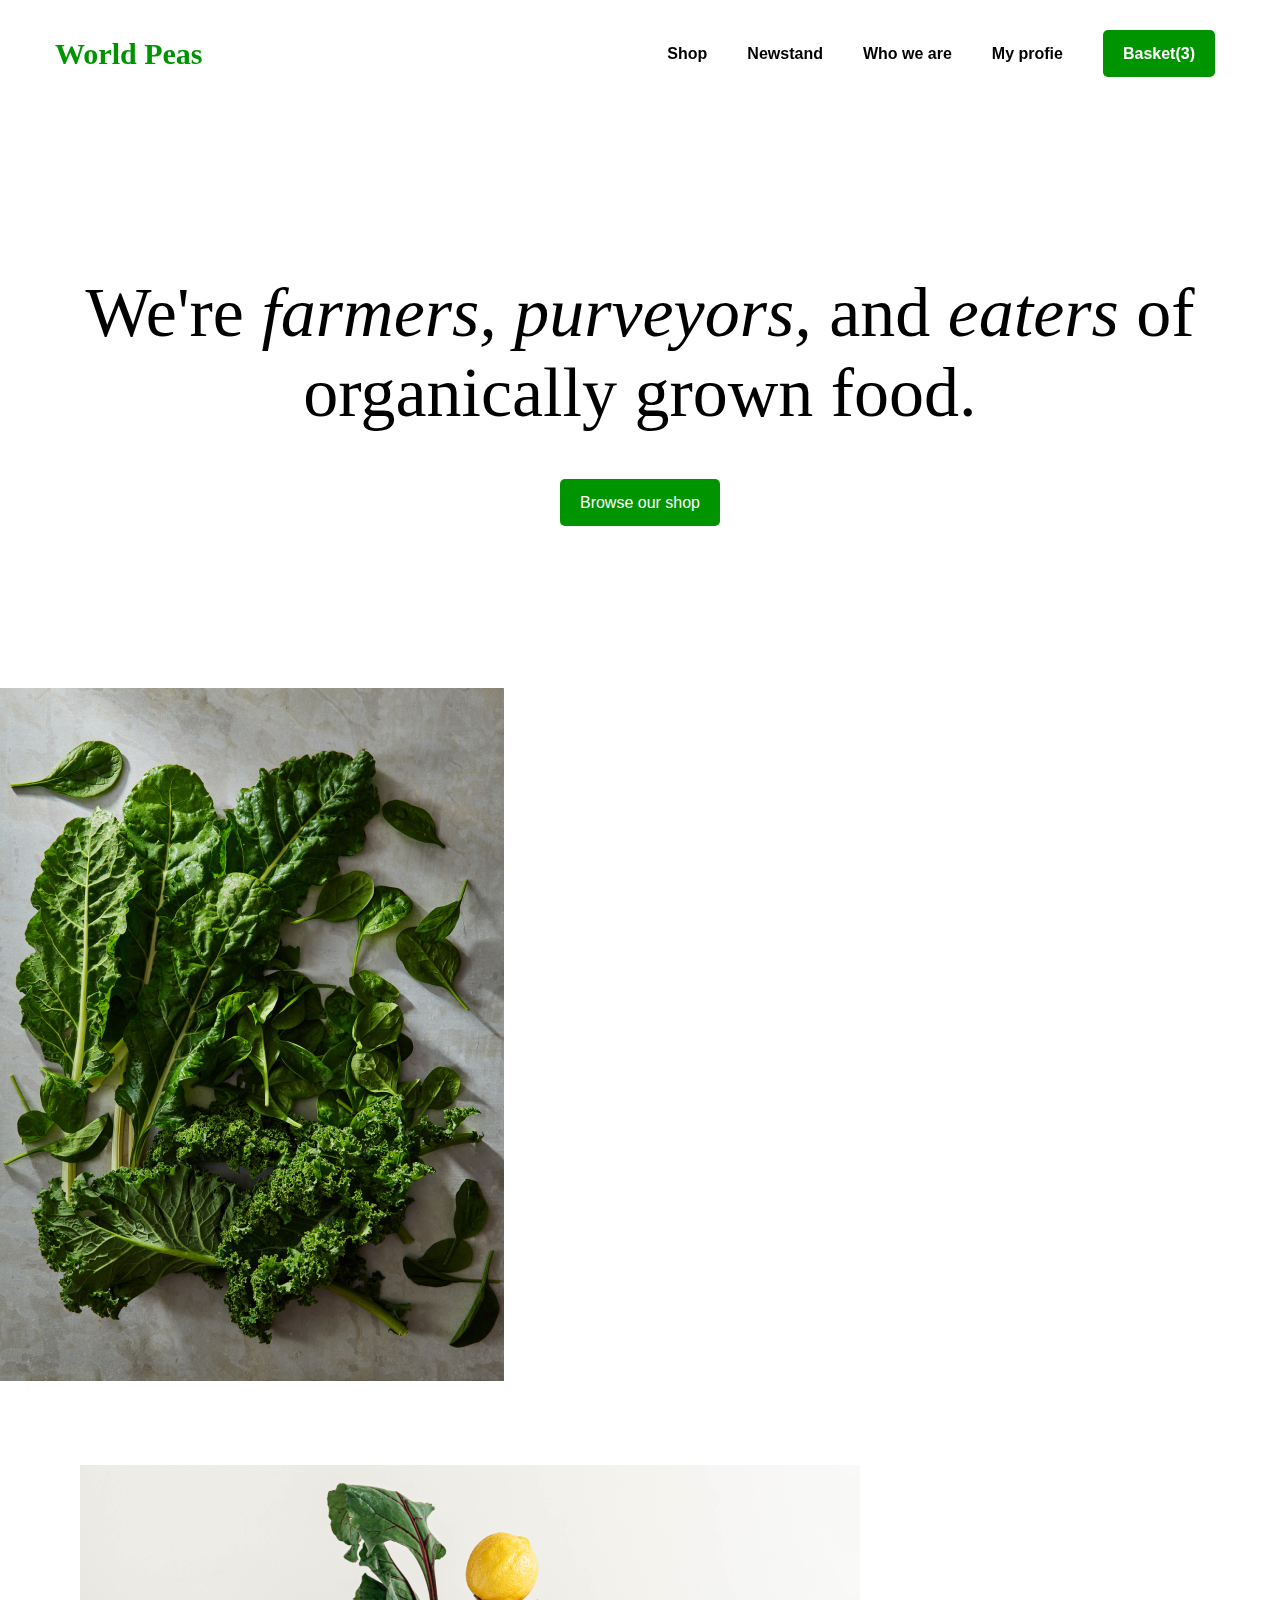
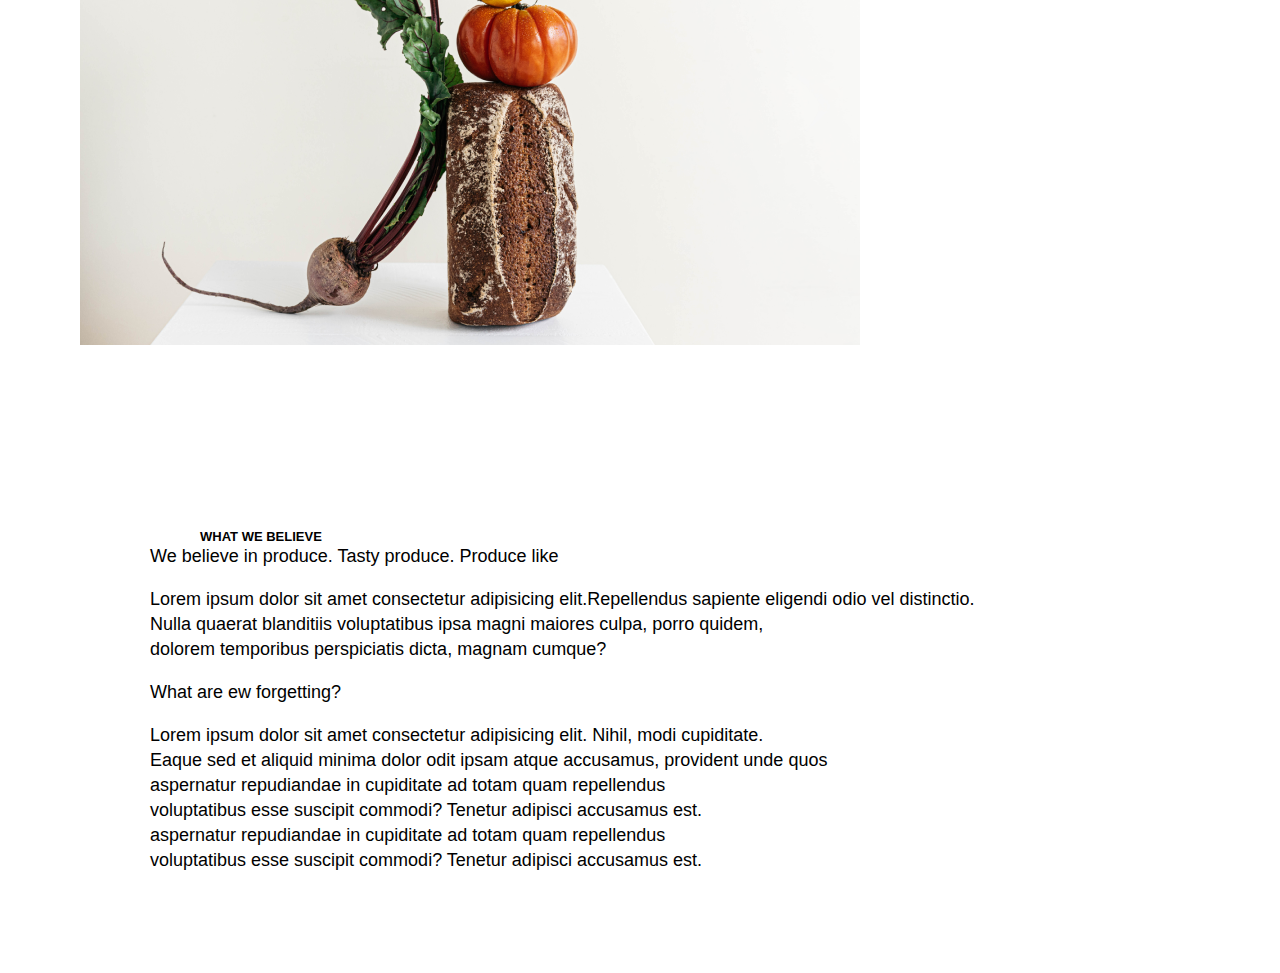
<file: index.html>
<!DOCTYPE html>
<html lang="en">
<head>
    <meta charset="UTF-8">
    <meta name="viewport" content="width=device-width, initial-scale=1.0">
    <title>World Peas</title>
    <link rel="stylesheet" href="./assets/styles/style.css">
    <link rel="stylesheet" href="./assets/styles/nav.css">
</head>

<body>
    <header>
        <div class="container">
            <div class="logo"><a href="#">World Peas</a></div>
        <nav>
            <label for="toggle"><img src="./assets/icon/menu.png" alt=""></label>
            <input type="checkbox">

            <ul>
                <li><a href="produce.html">Shop</a></li>
                <li><a href="#">Newstand</a></li>
                <li><a href="#">Who we are</a></li>
                <li><a href="index.html">My profie</a></li>
                <li><a class="btn-nav" href="basket.html">Basket(3)</a></li>
            </ul>
        </nav>
    </div>
    </header>
    <main>
        <section class="hero"> 
            <div class="container">

                <div class="info">
                    <h1>We're <i>farmers, purveyors, </i>and <i>eaters</i> of <br> organically grown food.</h1>

                    <a class="btn-shop" href="#">Browse our shop</a>
                </div>
            </div>
        </section>
        <section>

            <div class="images">
                <div class="image">
                    <img src="./assets/images/vg.webp" alt="">
                    <img class="pic" src="./assets/images/banger.webp" alt="">
                </div>
            </div>
        </section>

        <section>
            <div class="title">
                <h5>what we believe</h5>
            <div class="text">
                <h4>We believe in produce. Tasty produce. Produce like</h4>
                <br>
                <h4>Lorem ipsum dolor sit amet consectetur adipisicing elit.Repellendus sapiente eligendi odio vel distinctio. <br>
                     Nulla quaerat blanditiis voluptatibus ipsa magni maiores culpa, porro quidem, <br> dolorem temporibus perspiciatis dicta,
                      magnam cumque?</h4> <br>
                      <h4>What are ew forgetting?</h4> <br>
                      <h4>Lorem ipsum dolor sit amet consectetur adipisicing elit. Nihil, 
                        modi cupiditate. <br> Eaque sed et aliquid minima dolor odit ipsam atque accusamus, provident unde quos <br> aspernatur 
                        repudiandae in cupiditate ad totam quam repellendus <br> voluptatibus esse suscipit commodi? Tenetur adipisci accusamus est. <br>
                        aspernatur 
                        repudiandae in cupiditate ad totam quam repellendus <br> voluptatibus esse suscipit commodi? Tenetur adipisci accusamus est.</h4>
            </div>
        </div>
        </section>
    </main>    
    
</body>


</html>
</file>
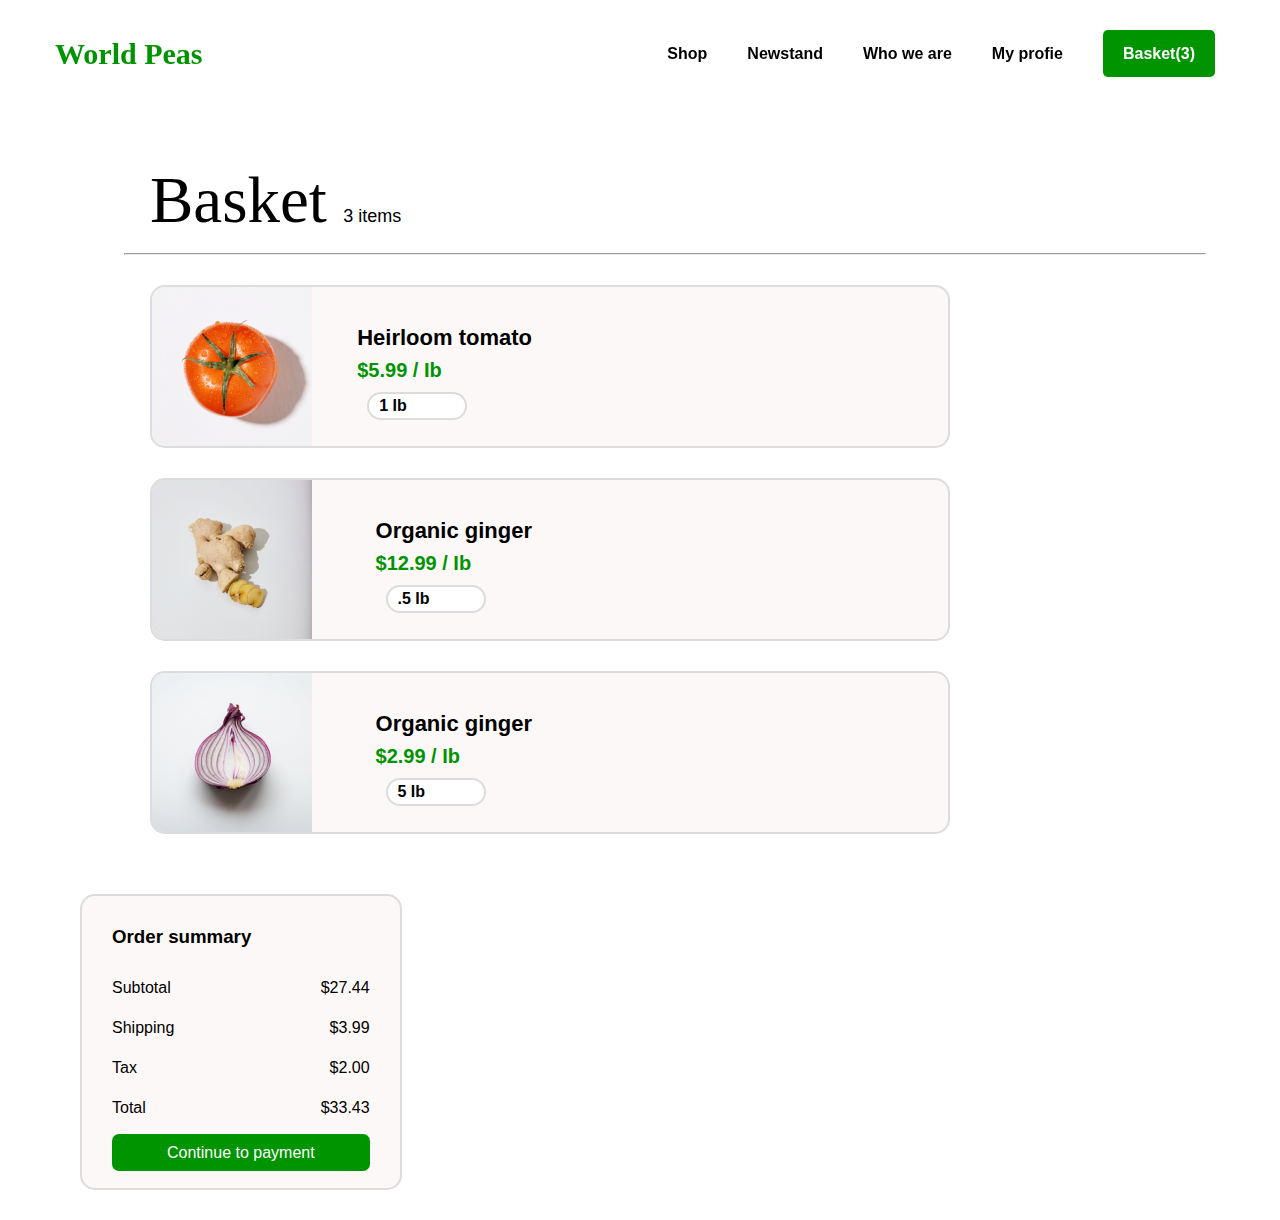
<file: basket.html>
<!DOCTYPE html>
<html lang="en">
<head>
    <meta charset="UTF-8">
    <meta name="viewport" content="width=device-width, initial-scale=1.0">
    <title>World Peas</title>
    <link rel="stylesheet" href="./assets/styles/style.css">
    <link rel="stylesheet" href="./assets/styles/nav.css">
</head>

<body>
    <header>
        <div class="container">
            <div class="logo"><a href="#">World Peas</a></div>
        <nav>
            <label for="toggle"><img src="./assets/icon/menu.png" alt=""></label>
            <input type="checkbox">
            <ul>
                <li><a href="produce.html">Shop</a></li>
                <li><a href="#">Newstand</a></li>
                <li><a href="#">Who we are</a></li>
                <li><a href="index.html">My profie</a></li>
                <li><a class="btn-nav" href="basket.html">Basket(3)</a></li>
            </ul>
        </nav>
    </div>
    </header>
    <main class="basket">
        <section>
            <div class="container">
                <div class="produce">
                    <h1>Basket <span>3 items</span></h1>
                </div>
            </div>
        </section>
        <hr>
        <section>
            <div class="item-container">
                <div class="item">
                    <img src="./assets/images/Tomato-2.webp">
                    <div class="item-content">
                        <h3>Heirloom tomato</h3>
                        <span>$5.99 / Ib</span>
                        <p>1 Ib</p>
                    </div>
                </div>
                <div class="item">
                    <img src="./assets/images/ginger-2.webp">
                    <div class="item-content">
                        <h3>Organic ginger</h3>
                        <span>$12.99 / Ib</span>
                        <p>.5 Ib</p>
                    </div>
                </div>
                <div class="item">
                    <img src="./assets/images/onion.webp">
                    <div class="item-content">
                        <h3>Organic ginger</h3>
                        <span>$2.99 / Ib</span>
                        <p>5 Ib</p>
                    </div>
                </div>
            </div>
            </section>
            <section>
                <div class="order">
                    <h3>Order summary</h3>
                    <div class="price">
                        <p>Subtotal</p>
                        <span>$27.44</span> 
                    </div>
                        <div class="price">
                        <p>Shipping</p>
                        <span>$3.99</span> 
                    </div>
                        <div class="price">
                        <p>Tax</p>
                        <span>$2.00</span>
                     </div>
                        <div class="price">
                        <p>Total</p>
                        <span>$33.43</span>
                    </div>
                    <a class="pay" href="#">Continue to payment</a>
                </div>
            </section>
    </main>
</body>
</html>
</file>
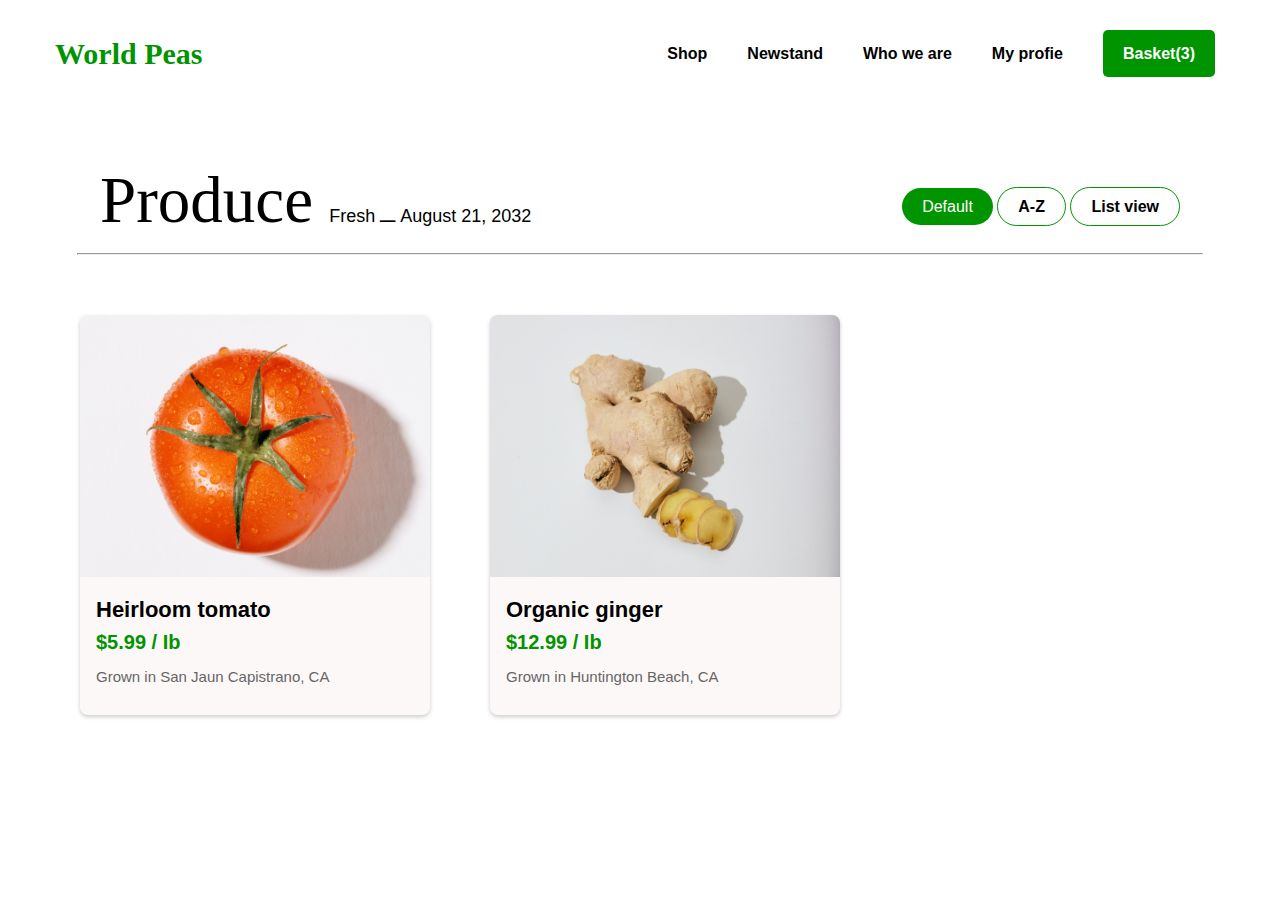
<file: produce.html>
<!DOCTYPE html>
<html lang="en">
<head>
    <meta charset="UTF-8">
    <meta name="viewport" content="width=device-width, initial-scale=1.0">
    <title>World Peas</title>
    <link rel="stylesheet" href="./assets/styles/style.css">
    <link rel="stylesheet" href="./assets/styles/nav.css">
</head>

<body>
    <header>
        <div class="container">
            <div class="logo"><a href="#">World Peas</a></div>
        <nav>
            <label for="toggle"><img src="./assets/icon/menu.png" alt=""></label>
            <input type="checkbox">
            <ul>
                <li><a href="produce.html">Shop</a></li>
                <li><a href="#">Newstand</a></li>
                <li><a href="#">Who we are</a></li>
                <li><a href="index.html">My profie</a></li>
                <li><a class="btn-nav" href="basket.html">Basket(3)</a></li>
            </ul>
        </nav>
    </div>
    </header>
    <main>
        <section>
            <div class="container">
                <div class="produce">
                    <h1>Produce <span>Fresh ـــ August 21, 2032</span></h1>
                </div>
                <div class="default">
                    <a class="btn-1" href="#">Default</a>
                    <a class="btn-2" href="#">A-Z</a>
                    <a class="btn-2" href="#">List view</a>
                </div>
            </div>
        </section>
        <hr>
        <section>
            <div class="card-container">
                <div class="card">
                    <img src="./assets/images/Tomato-1.webp">
                    <div class="card-content">
                        <h3>Heirloom tomato </h3>
                        <span>$5.99 / Ib</span>
                        <p>Grown in San Jaun Capistrano, CA</p>
                    </div>
                </div>
                <div class="card">
                    <img src="./assets/images/ginger-1.webp">
                    <div class="card-content">
                        <h3>Organic ginger</h3>

                        <span>$12.99 / Ib</span>

                        <p>Grown in Huntington Beach, CA</p>
                       
                    </div>
                </div>
                </div>
            </div>
        </section>
    </main>

</body>

</html>
</file>
<file: assets/styles/style.css>
*
{
    padding: 0%;
    margin: 0%;
    box-sizing: border-box;
}
body
{
    font-family: sans-serif;
}
:root
{
    --black:#000;
    --silver:rgb(245, 245, 245);
    --gray:gray;
    --green:rgb(0, 148, 0);
    --white:#fff;
}
.container
{
    padding: 15px 0px;
    margin: auto;
}
@media (max-width:768px)
{
    .container
    {
        width: 750px;
    }
}
@media (max-width:992px)
{
    .container
    {
        width: 970px;
    }
}
@media (max-width:1200px)
{
    .container
    {
        width: 1170px;
    }
}
a
{
    text-decoration: none;
}
ul
{
    list-style: none;
}
img
{
    max-width: 100%;
}

.hero .container
{
    display: flex;
    justify-content: center;
    align-items: center;
    text-align: center;
    margin-top: 150px;
}
.info h1
{
    font-size: 70px;
    font-weight: 400;
    font-family: 'Times New Roman', Times, serif;
}
.btn-shop
{
        padding: 15px 20px;
        background-color: var(--green);
        color: var(--white);
        border-radius: 5px;
        line-height: 140px;
}
.images
{
    display: flex;
    justify-content: center;
    margin-top: 100px;
}
.pic
{
    padding: 80px;
}
.title
{
    display: flex;
    flex-wrap: wrap;
    padding: 100px 150px;
}
.title h5
{
    text-transform: uppercase;
    padding: 0px 50px;
    font-weight: 900;
    font-size: 13px;
}
.text h4
{
    font-size: 18px;
    font-weight: 300;
    line-height: 25px;
}
.container
{
    display: flex;
    justify-content: space-between;
    flex-wrap: wrap;
    
}
.produce
{
    padding: 0px 100px;
    padding-top: 40px;
}

.default
{
    padding: 0px 100px;
    padding-top: 75px;
}
.produce h1 > span
{
    color: rgb(0, 0, 0);
    font-size: 18px;
    font-family: sans-serif;
}
.produce h1
{
    font-size: 65px;
    font-weight: 300;
    font-family: 'Times New Roman', Times, serif;
}
.btn-1
{
    padding: 10px 20px;
    background-color: var(--green);
    color: var(--white);
    border-radius: 30px;
}
.btn-2
{
    padding: 10px 20px;
    background-color: var(--white);
    color: var(--black);
    border: 1px solid var(--green);
    border-radius: 30px;
    font-weight: 600;
}
hr
{
    width: 88%;
    margin: auto;
    background-color: rgba(223, 223, 223, 0.973);
}
.card-container
{
    display: flex;
    justify-content: start;
    flex-wrap: wrap;
    margin-top: 30px;
    margin-left: 50px;
}
.card
{
    width: 350px;
    background-color: rgb(253, 248, 248);
    border-radius: 8px;
    overflow: hidden;
    box-shadow: 0px 2px 4px rgba(0,0,0,0.2);
    margin: 30px;
}
.card img
{
    width: 100%;
    height: auto;
}
.card-content, .item-content
{
    padding: 16px;
}
.card-content h3, .item-content h3
{
    font-size: 22px;
    margin-bottom: 8px;
}
.card-content span, .item-content span
{
    color: var(--green);
    font-weight: 600;
    font-size: 20px;
}
.card-content p
{
    color: #666;
    font-size: 15px;
    line-height: 45px;
}
.item
{
    width: 800px;
    background-color: rgb(253, 248, 248);
    padding-right: 400px;
    margin: 30px;
    border-radius: 15px;
    border: 2px solid var(--silver);
    overflow: hidden;
    display: flex;
    justify-content: space-between;
    align-items: flex-end;
    margin-left: 100px;
}
.item-content p
{
    color: var(--black);
    background-color: var(--white);
    padding: 3px 10px;
    border-radius: 15px;
    border: 2px solid var(--silver);
    font-weight: 600;
    margin: 10px;
    width: 100px;
}
.basket
{
    display: flex;
    justify-content: start;
    flex-wrap: wrap;
    margin-left: 50px;
}
.order
{
    margin-top: 50px;
    background-color: rgb(253, 248, 248);
    padding-right: 200px;
    margin: 30px;
    border-radius: 15px;
    border: 2px solid var(--silver);
    padding: 10px 30px;
}
.order h3
{
    padding: 20px 0px;
}
.price
{
    display: flex;
    justify-content: space-between;
    line-height: 20px;
    padding: 10px 0px;
}
.price p
{
    padding-right: 150px;
}
.pay
{
    padding: 10px 55px;
    background-color: var(--green);
    color: var(--white);
    border-radius: 7px;
    line-height: 50px;
}
</file>
<file: assets/styles/nav.css>
*
{
    padding: 0%;
    margin: 0%;
    box-sizing: border-box;
}
body
{
    font-family: sans-serif;
}
:root
{
    --black:#000;
    --silver:rgb(221, 220, 220);
    --gray:gray;
    --green:rgb(0, 148, 0);
    --white:#fff;
}
.container
{
    padding: 15px 0px;
    margin: auto;
}
@media (max-width:768px)
{
    .container
    {
        width: 750px;
    }
}
@media (max-width:992px)
{
    .container
    {
        width: 970px;
    }
}
@media (max-width:1200px)
{
    .container
    {
        width: 1170px;
    }
}
a
{
    text-decoration: none;
}
ul
{
    list-style: none;
}

  .logo a
    {
        font-size: 30px;
        font-weight: 600;
        color: var(--green);
        font-family:'Times New Roman', Times, serif;
    }
header
{
    width: 100%;
    position: sticky;
    top: 0%;
    padding: 20px 55px;
}
header .container
{
    display: flex;
    justify-content: space-between;
    align-items: center;
}
header .container nav input {
    appearance: none;
  }
@media (max-width:991px)
{
.container
{
    width: 400px;
}
    header nav
    {
        position: relative;
    }
    header nav input
    {
        appearance: none;
    }
    header nav label img
    {
        cursor: pointer;
    }
    header nav input:checked + ul 
    {
        display: block;
    }
    header nav ul 
   {
    display: none;
   }
   header nav ul {
    display: none;
    position: absolute;
    top: 50px;
    right: 0;
    min-width: 250px;
    background-color: var(--white);
    z-index: 10;
  }
   header nav ul li a
   {
    display: block;
    padding: 15px 0px;
    color: var(--black);
   }
   header nav ul li:not(:last-child) {
    border-bottom: 1px solid rgb(0 0 0 / 0.1);
  }
}
   @media (min-width:992px)
   {
    header nav label,
    header nav input {
      display: none;
    }
    header .container nav ul
{
    display: flex;
    gap: 20px;
}
    header nav ul li {
      padding: 10px;
    }
    header nav ul li a {
      color: var(--black);
      font-weight: 600;
    }
    header nav ul li .btn-nav
    {
        padding: 15px 20px;
        background-color: var(--green);
        color: var(--white);
        border-radius: 5px;
    } 
}
</file>
